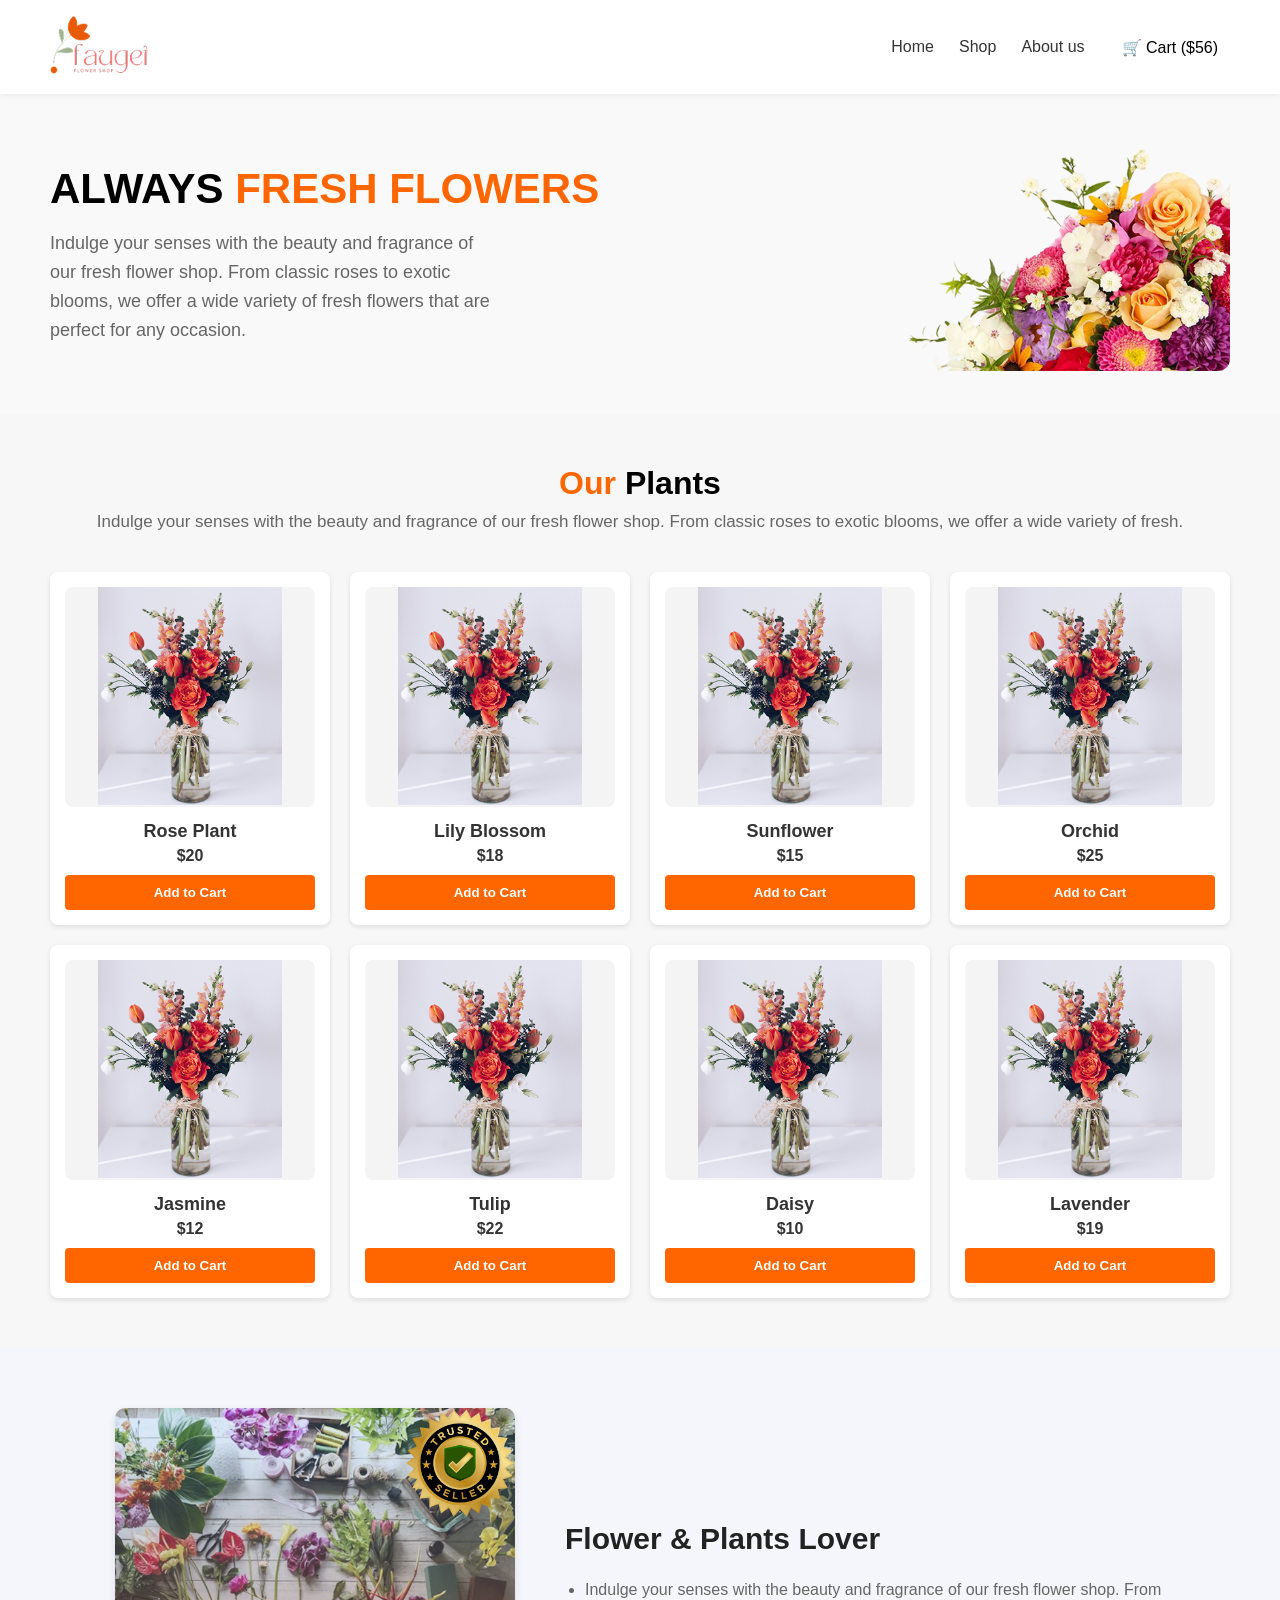
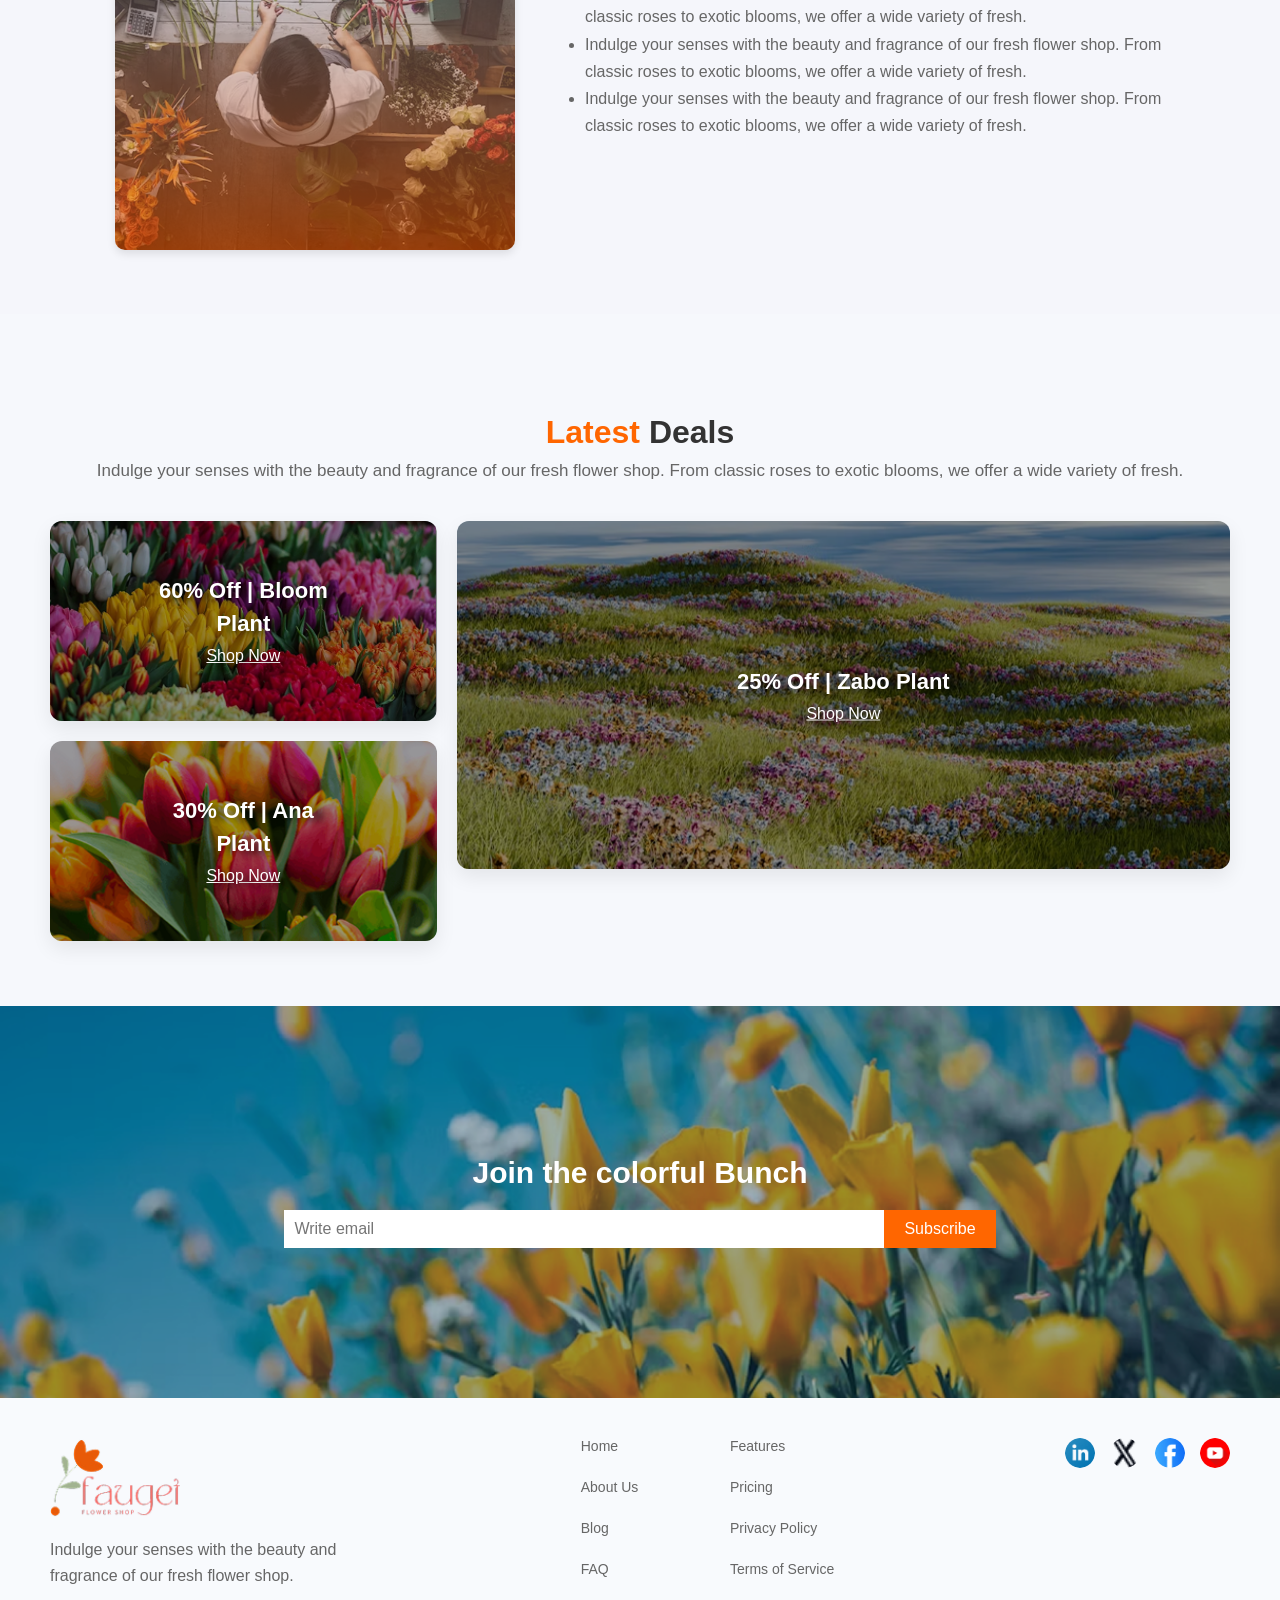
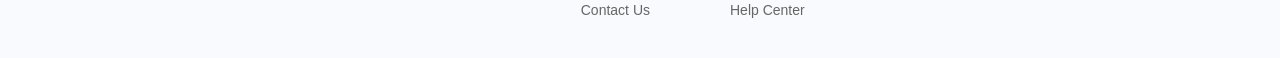
<file: index.html>
<!DOCTYPE html>
<html lang="en">
<head>
  <meta charset="UTF-8">
  <meta name="viewport" content="width=device-width, initial-scale=1.0">
  <title>Fauguei Flower Shop</title>
  <link rel="icon" type="image/png" href="logo.png" />
  <link rel="stylesheet" href="style.css">
</head>
<body>

  <!-- Navbar -->
<nav class="navbar">
  <div class="logo">
    <img src="logo.png" alt="Website Logo"> 
  </div>

  <div class="menu">
    <a href="#">Home</a>
    <a href="#">Shop</a>
    <a href="#">About us</a>
    <a href="#" class="cart">
      🛒 Cart ($56)
    </a>
  </div>

  <!-- Mobile Cart (only shows on small screens) -->
  <div class="mobile-cart">
    🛒 Cart ($56)
  </div>
</nav>


  <section class="banner">
  <!-- Left Content -->
  <div class="banner-content">
    <h1>
      <span class="black-text">ALWAYS</span> 
      <span class="orange-text">FRESH FLOWERS</span>
    </h1>
    <p>
      Indulge your senses with the beauty and fragrance of our fresh flower shop.  
      From classic roses to exotic blooms, we offer a wide variety of fresh flowers  
      that are perfect for any occasion.
    </p>
  </div>

  <!-- Right Image -->
  <div class="banner-image">
    <img src="hero-flower.png" alt="Beautiful Flowers">
  </div>
</section>



  <section class="plants-section">
  <!-- Section Title -->
  <h2 class="section-title">
    <span class="orange-text">Our</span> <span class="black-text">Plants</span>
  </h2>
  <p class="section-subtitle">
    Indulge your senses with the beauty and fragrance of our fresh flower shop. From classic roses to exotic blooms, we offer a wide variety of fresh.
  </p>

  <!-- Plants Grid -->
  <div class="plants-grid">
    <div class="plant-card">
      <img src="sample-flower-image.png" alt="Plant">
      <h3>Rose Plant</h3>
      <p class="price">$20</p>
      <button onclick="alert('Flower Added to Cart')">Add to Cart</button>
    </div>

    <div class="plant-card">
      <img src="sample-flower-image.png" alt="Plant">
      <h3>Lily Blossom</h3>
      <p class="price">$18</p>
      <button onclick="alert('Flower Added to Cart')">Add to Cart</button>
    </div>

    <div class="plant-card">
      <img src="sample-flower-image.png" alt="Plant">
      <h3>Sunflower</h3>
      <p class="price">$15</p>
      <button onclick="alert('Flower Added to Cart')">Add to Cart</button>
    </div>

    <div class="plant-card">
      <img src="sample-flower-image.png" alt="Plant">
      <h3>Orchid</h3>
      <p class="price">$25</p>
      <button onclick="alert('Flower Added to Cart')">Add to Cart</button>
    </div>

    <div class="plant-card">
      <img src="sample-flower-image.png" alt="Plant">
      <h3>Jasmine</h3>
      <p class="price">$12</p>
      <button onclick="alert('Flower Added to Cart')">Add to Cart</button>
    </div>

    <div class="plant-card">
      <img src="sample-flower-image.png" alt="Plant">
      <h3>Tulip</h3>
      <p class="price">$22</p>
      <button onclick="alert('Flower Added to Cart')">Add to Cart</button>
    </div>

    <div class="plant-card">
      <img src="sample-flower-image.png" alt="Plant">
      <h3>Daisy</h3>
      <p class="price">$10</p>
      <button onclick="alert('Flower Added to Cart')">Add to Cart</button>
    </div>

    <div class="plant-card">
      <img src="sample-flower-image.png" alt="Plant">
      <h3>Lavender</h3>
      <p class="price">$19</p>
      <button onclick="alert('Flower Added to Cart')">Add to Cart</button>
    </div>
  </div>
</section>


  <!-- Plants Lover Section --> 
<section class="lover-section">
  
  <!-- Left: Image -->
  <div class="lover-image-container">
    <img src="flower-store.png" alt="Plant Lover" class="main-image">
    
    <!-- Trusted Badge on top of image -->
    <img src="trusted-badge.png" alt="Trusted Badge" class="trusted-badge">
  </div>

  <!-- Right: Content -->
  <div class="lover-content">
    <h2>Flower & Plants Lover</h2>
    <ul>
      <li>Indulge your senses with the beauty and fragrance of our fresh flower shop. From classic roses to exotic blooms, we offer a wide variety of fresh.</li>
      <li>Indulge your senses with the beauty and fragrance of our fresh flower shop. From classic roses to exotic blooms, we offer a wide variety of fresh.</li>
      <li>Indulge your senses with the beauty and fragrance of our fresh flower shop. From classic roses to exotic blooms, we offer a wide variety of fresh.</li>
    </ul>
  </div>

</section>


  <!-- Latest Deals -->
<section class="deals-section">
  <h2 class="section-title"><span class="highlight">Latest</span> Deals</h2>
  <p class="section-subtitle">
    Indulge your senses with the beauty and fragrance of our fresh flower shop. From classic roses to exotic blooms, we offer a wide variety of fresh.
  </p>

  <div class="deals-wrapper">
    <!-- Left Column with two small cards -->
    <div class="left-deals">
      <div class="deal-card small">
        <img src="deal-bloom.png" alt="Bloom Plant">
        <div class="deal-overlay"></div> 
        <div class="deal-text">60% Off | Bloom Plant<br><span>Shop Now</span></div>
      </div>
      <div class="deal-card small">
        <img src=deal-ana.png alt="Ana Plant">
        <div class="deal-overlay"></div> 
        <div class="deal-text">30% Off | Ana Plant<br><span>Shop Now</span></div>
      </div>
    </div>

    <!-- Right Column with one large card -->
    <div class="deal-card large">
      <img src=deal-zabo.png alt="Zabo Plant">
      <div class="deal-overlay"></div> 
      <div class="deal-text">25% Off | Zabo Plant<br><span>Shop Now</span></div>
    </div>
  </div>
</section>

<!-- Join Section -->

  <section class="join-section">
  <h2>Join the colorful Bunch</h2>
  <div class="join-form">
    <input type="email" placeholder="Write email"><button>Subscribe</button>
  </div>
</section>


  <!-- Footer -->
<footer>
  <div class="footer-left">
    <img src="logo.png" alt="Fauguei Logo" class="footer-logo" />
    <p>Indulge your senses with the beauty and fragrance of our fresh flower shop.</p>
  </div>

  <div class="footer-links">
    <div class="footer-column">
      <a href="#">Home</a>
      <a href="#">About Us</a>
      <a href="#">Blog</a>
      <a href="#">FAQ</a>
      <a href="#">Contact Us</a>
    </div>
    <div class="footer-column">
      <a href="#">Features</a>
      <a href="#">Pricing</a>
      <a href="#">Privacy Policy</a>
      <a href="#">Terms of Service</a>
      <a href="#">Help Center</a>
    </div>
  </div>

  <div class="footer-social">
    <a href="#"><img src="icon-linkedin.png" alt="LinkedIn"></a>
    <a href="#"><img src="icon-twitter.png" alt="Twitter"></a>
    <a href="#"><img src="icon-facebook.png" alt="Facebook"></a>
    <a href="#"><img src="icon-youtube.png" alt="YouTube"></a>
  </div>
</footer>

</body>
</html>
</file>
<file: style.css>
* {
  margin: 0;
  padding: 0;
  box-sizing: border-box;
  font-family: Arial, sans-serif;
}

body {
  background: #f7f7f7;
  color: #333;
}

a {
  text-decoration: none;
  color: inherit;
}

/* NAVBAR BASE */
.navbar {
  width: 100%;
  display: flex;
  justify-content: space-between;
  align-items: center;
  padding: 15px 50px;
  background: #fff;
  box-shadow: 0 2px 5px rgba(0,0,0,0.05);
  position: sticky;
  top: 0;
  z-index: 100;
}

.logo img {
  height: 60px; 
}

.menu {
  display: flex;
  align-items: center;
  gap: 25px;
}

.menu a {
  text-decoration: none;
  color: #333;
  font-weight: 500;
  transition: all 0.2s ease; 
}
.menu a:hover {
  color: #000;        
  font-weight: 700;   
}
.menu a.cart {
  background: white;
  color: black;
  padding: 8px 12px;
  border-radius: 5px;
}


.mobile-cart {
  display: none;
}

/* MOBILE RESPONSIVE */
@media (max-width: 768px) {
  .menu {
    display: none;
  }

  
  .mobile-cart {
    display: block;
    background: white;
    color: black;
    padding: 8px 12px;
    border-radius: 5px;
    
  }
  
}


/* Banner Section */
.banner {
  display: flex;
  align-items: center;
  justify-content: space-between;
  padding: 40px 50px;  
  background: #f9f9f9;
  gap: 30px;           
}

.banner-content {
  flex: 1;
}

.banner-content h1 {
  font-size: 42px;
  font-weight: bold;
  line-height: 1.2;
  margin-bottom: 15px; 
}


.banner-content .black-text {
  color: #000;
}

.banner-content .orange-text {
  color: #ff6600;
}

.banner-content p {
  font-size: 18px;
  color: #666;
  max-width: 450px;
  line-height: 1.6;
  margin-bottom: 0; 
}

.banner-image {
  flex: 1;
  text-align: right;
}

.banner-image img {
  width: 380px; 
  max-width: 100%;
  border-radius: 12px;
}

/* Mobile Responsive */
@media (max-width: 768px) {
  .banner {
    flex-direction: column;
    text-align: left;
    padding: 20px;
  }

  .banner-image {
    order: -1;        
    text-align: center;
    margin-bottom: 15px;
  }

  .banner-content h1 {
    font-size: 32px;
  }

  .banner-content p {
    font-size: 16px;
  }
}



/* Section Title */
.section-title {
  text-align: center;
  font-size: 32px;
  font-weight: bold;
  margin-top: 50px;
  margin-bottom: 10px;
}

.section-title .orange-text {
  color: #ff6600; 
}

.section-title .black-text {
  color: #000; 
}

/* Subtitle */
.section-subtitle {
  text-align: center;
  font-size: 16px;
  color: #666;
  margin-bottom: 30px;
}

/* Plants Grid */
.plants-grid {
  display: grid;
  grid-template-columns: repeat(4, 1fr);
  gap: 20px;
  padding: 0 50px 50px;
}

.plant-card {
  background: #fff;
  padding: 15px;
  text-align: center;
  border-radius: 8px;
  box-shadow: 0 2px 5px rgba(0,0,0,0.1);
  transition: transform 0.2s ease;
}

.plant-card:hover {
  transform: translateY(-5px);
}


.plant-card img {
  width: 100%;
  height: 220px;
  object-fit: contain; 
  border-radius: 8px;
  background: #f4f4f4; 
}

.plant-card h3 {
  margin: 10px 0 5px;
  font-size: 18px;
}

.plant-card .price {
  font-weight: bold;
  margin-bottom: 10px;
  color: #333;
}

.plant-card button {
  background: #ff6600;
  color: #fff;
  padding: 10px 15px;
  border: none;
  cursor: pointer;
  width: 100%;
  border-radius: 4px;
  font-weight: bold;
}

.plant-card button:hover {
  background: #e65500;
}

/* Mobile Responsive */
@media (max-width: 992px) {
  .plants-grid {
    grid-template-columns: repeat(2, 1fr);
    padding: 0 20px 40px;
  }
}


/* Lover Section Layout */
.lover-section {
  display: flex;
  align-items: center;
  justify-content: center;
  gap: 50px;
  padding: 60px 50px;
  background-color: #f5f6fb; 
}

/* Left: Image with Badge */
.lover-image-container {
  position: relative;
  flex: 1;
  max-width: 400px;
}

.main-image {
  width: 100%;
  border-radius: 10px;
  box-shadow: 0 4px 8px rgba(0, 0, 0, 0.1);
}

/* Trusted Badge */
.trusted-badge {
  position: absolute;
  top: -20px;
  right: -20px; 
  width: 150px;  
  animation: spin 6s linear infinite;
  z-index: 2;
}

/* Right: Content */
.lover-content {
  flex: 1;
  max-width: 600px;
}

.lover-content h2 {
  font-size: 30px;
  margin-bottom: 20px;
  font-weight: 700;
  color: #222;
}

.lover-content ul {
  list-style: disc;
  padding-left: 20px;
  color: #666;
  line-height: 1.7;
  font-size: 16px;
}

/* Badge Spin Animation */
@keyframes spin {
  0% { transform: rotate(0deg); }
  100% { transform: rotate(360deg); }
}

/* Mobile Responsive */
@media (max-width: 768px) {
  .lover-section {
    flex-direction: column;
    text-align: left;
    padding: 30px 20px;
  }

  .lover-image-container {
    margin-bottom: 25px;
    text-align: center;
  }

  .trusted-badge {
    display: none;
  }

  .lover-content h2 {
    font-size: 24px;
  }

  .lover-content ul {
    font-size: 15px;
  }
}




/* Section Styling */
.deals-section {
  padding: 50px;
  background: #f6f8fc;
  text-align: center;
}

.section-title {
  font-size: 32px;
  font-weight: 700;
  margin-bottom: 10px;
}

.section-title .highlight {
  color: #ff6600;
}

.section-subtitle {
  font-size: 17px;
  color: #666;
  margin-bottom: 40px;
}

/* Layout */
.deals-wrapper {
  display: grid;
  grid-template-columns: 1fr 2fr;
  gap: 20px;
  align-items: stretch;
}

/* Left small stacked cards */
.left-deals {
  display: flex;
  flex-direction: column;
  gap: 20px;
}

/* Deal Cards */
.deal-card {
  position: relative;
  border-radius: 12px;
  overflow: hidden;
  box-shadow: 0 8px 20px rgba(0, 0, 0, 0.08);
}

.deal-card img {
  width: 100%;
  height: 100%;
  object-fit: cover;
  display: block;
}

.deal-overlay {
  position: absolute;
  top: 0;
  left: 0;
  height: 100%;
  width: 100%;
  background: rgba(0, 0, 0, 0.4); 
  z-index: 1;
}

.deal-text {
  position: absolute;
  top: 50%;
  left: 50%;
  transform: translate(-50%, -50%);
  color: #fff;
  text-align: center;
  font-weight: 700;
  font-size: 22px;
  line-height: 1.6;
  text-shadow: 0 7px 6px rgba(0, 0, 0, 0.6); 
  z-index: 2;
}

.deal-text span {
  display: block;
  font-size: 15px;
  font-weight: 500;
  margin-top: 6px;
  text-decoration: underline;
}

/* Small cards */
.deal-card.small {
  height: 200px;
}

/* Large card */
.deal-card.large {
  height: 80%;
  min-height: 300px;
}

.deal-text {
  position: absolute;
  top: 50%;
  left: 50%;
  transform: translate(-50%, -50%);
 color: #ffffff;
  font-size: 22px;
  font-weight: 700;
  text-align: center;
  line-height: 1.5;
  z-index: 2; 
  text-shadow: 10px 3px 6px rgba(0, 0, 0, 0.6); 
}

.deal-text span {
  display: block;
  font-size: 16px;
  font-weight: 500;
  text-decoration: underline;
  margin-top: 4px;
}

/* Responsive Layout */
@media (max-width: 768px) {
  .deals-wrapper {
    grid-template-columns: 1fr;
  }

  .left-deals {
    flex-direction: column;
    overflow-x: auto;
    gap: 35px;
  }

  .deal-card.small {
    min-width: 200px;
    height: 220px;
  }

  .deal-card.large {
    margin-top: 20px;
    height: 200px;
  }
}


/* Join Section */
.join-section {
  background: url('news-letter-bg.png') center/cover no-repeat;
  text-align: center;
  padding: 150px 20px;
  color: #fff;
}

/* Heading */
.join-section h2 {
  font-size: 30px;
  margin-bottom: 20px;
}

/* Form Container */
.join-form {
  display: inline-flex;
  border-radius: 0px;
  overflow: hidden; 
}

/* Input Field */
.join-form input {
  padding: 10px;
  width: 600px;
  border: none;
  outline: none;
  font-size: 16px;
}

/* Subscribe Button */
.join-form button {
  padding: 10px 20px;
  background: #ff6600;
  color: #fff;
  border: none;
  font-size: 16px;
  cursor: pointer;
}


/* Footer */
footer {
  display: flex;
  justify-content: space-between;
  align-items: flex-start;
  padding: 40px 50px;
  background: #f8fafd; 
  flex-wrap: wrap;
  gap: 30px;
}

.footer-left {
  max-width: 300px;
}

.footer-logo {
  width: 130px;
  margin-bottom: 15px;
}

.footer-left p {
  font-size: 16px;
  color: #666;
  line-height: 1.6;
}

.footer-links {
  display: flex;
  gap: 80px;
}

.footer-column {
  display: flex;
  flex-direction: column;
  gap: 25px;
}

.footer-column a {
  color: #666;
  text-decoration: none;
  font-size: 14px;
}

.footer-column a:hover {
  color: #000;
}

.footer-social {
  display: flex;
  gap: 15px;
  align-items: center;
}

.footer-social img {
  width: 30px;
  height: 30px;
  border-radius: 50%;
  transition: transform 0.2s;
}

.footer-social img:hover {
  transform: scale(1.1);
}





/* Responsive */
@media (max-width: 992px) {
  .plants-grid {
    grid-template-columns: repeat(2, 1fr);
  }

  .deals-grid {
    grid-template-columns: 1fr;
  }
}

@media (max-width: 768px) {
  .menu {
    display: none;
  }

  .banner {
    flex-direction: column;
    text-align: left;
  }

  .banner img {
    margin-bottom: 20px;
  }

  .lover-section {
    flex-direction: column;
  }

  .lover-content {
    padding-left: 0;
    margin-top: 20px;
  }

  .trusted-badge {
    display: none;
  }

  .join-form input {
    width: 80%;
    margin-bottom: 0px;
  }

  footer {
    flex-direction: column;
    align-items: left;
    text-align: left;
  }
  .footer-links {
    flex-direction: column;
    gap: 20px;
  }
}
</file>
